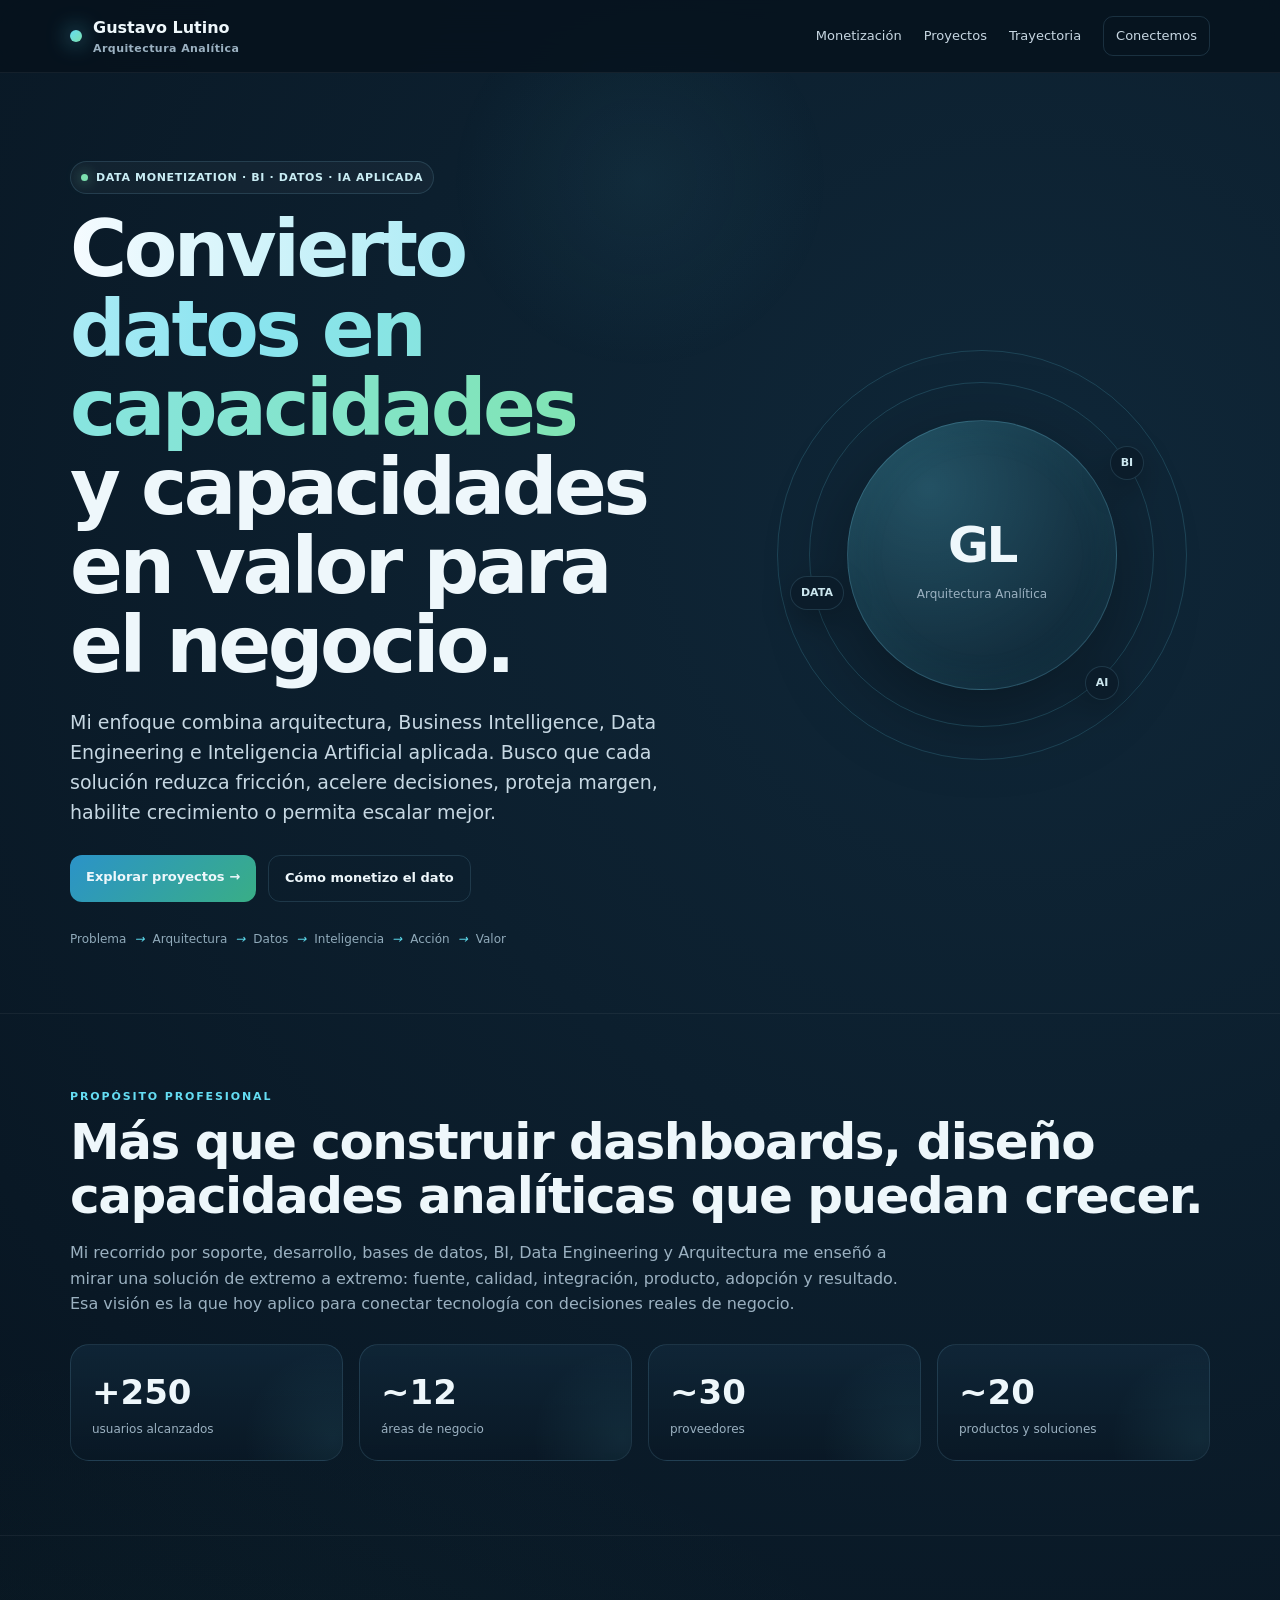
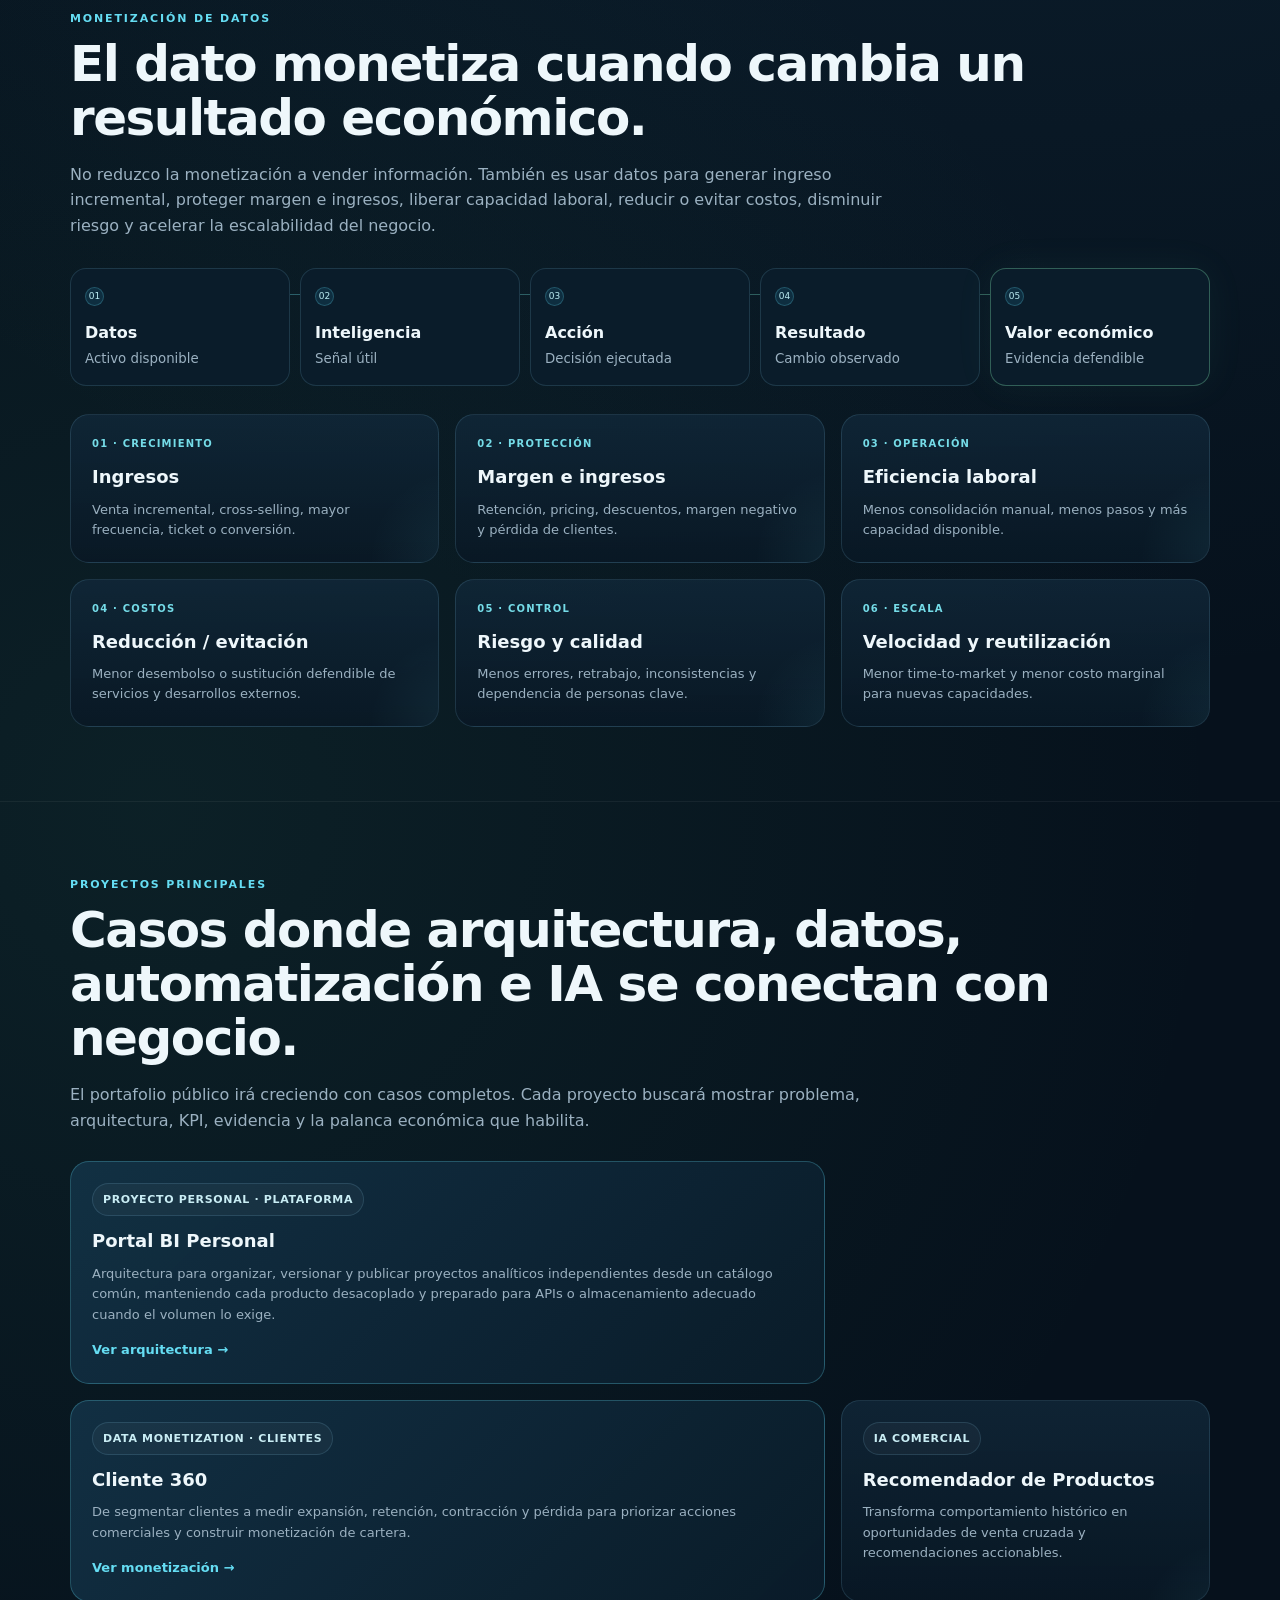
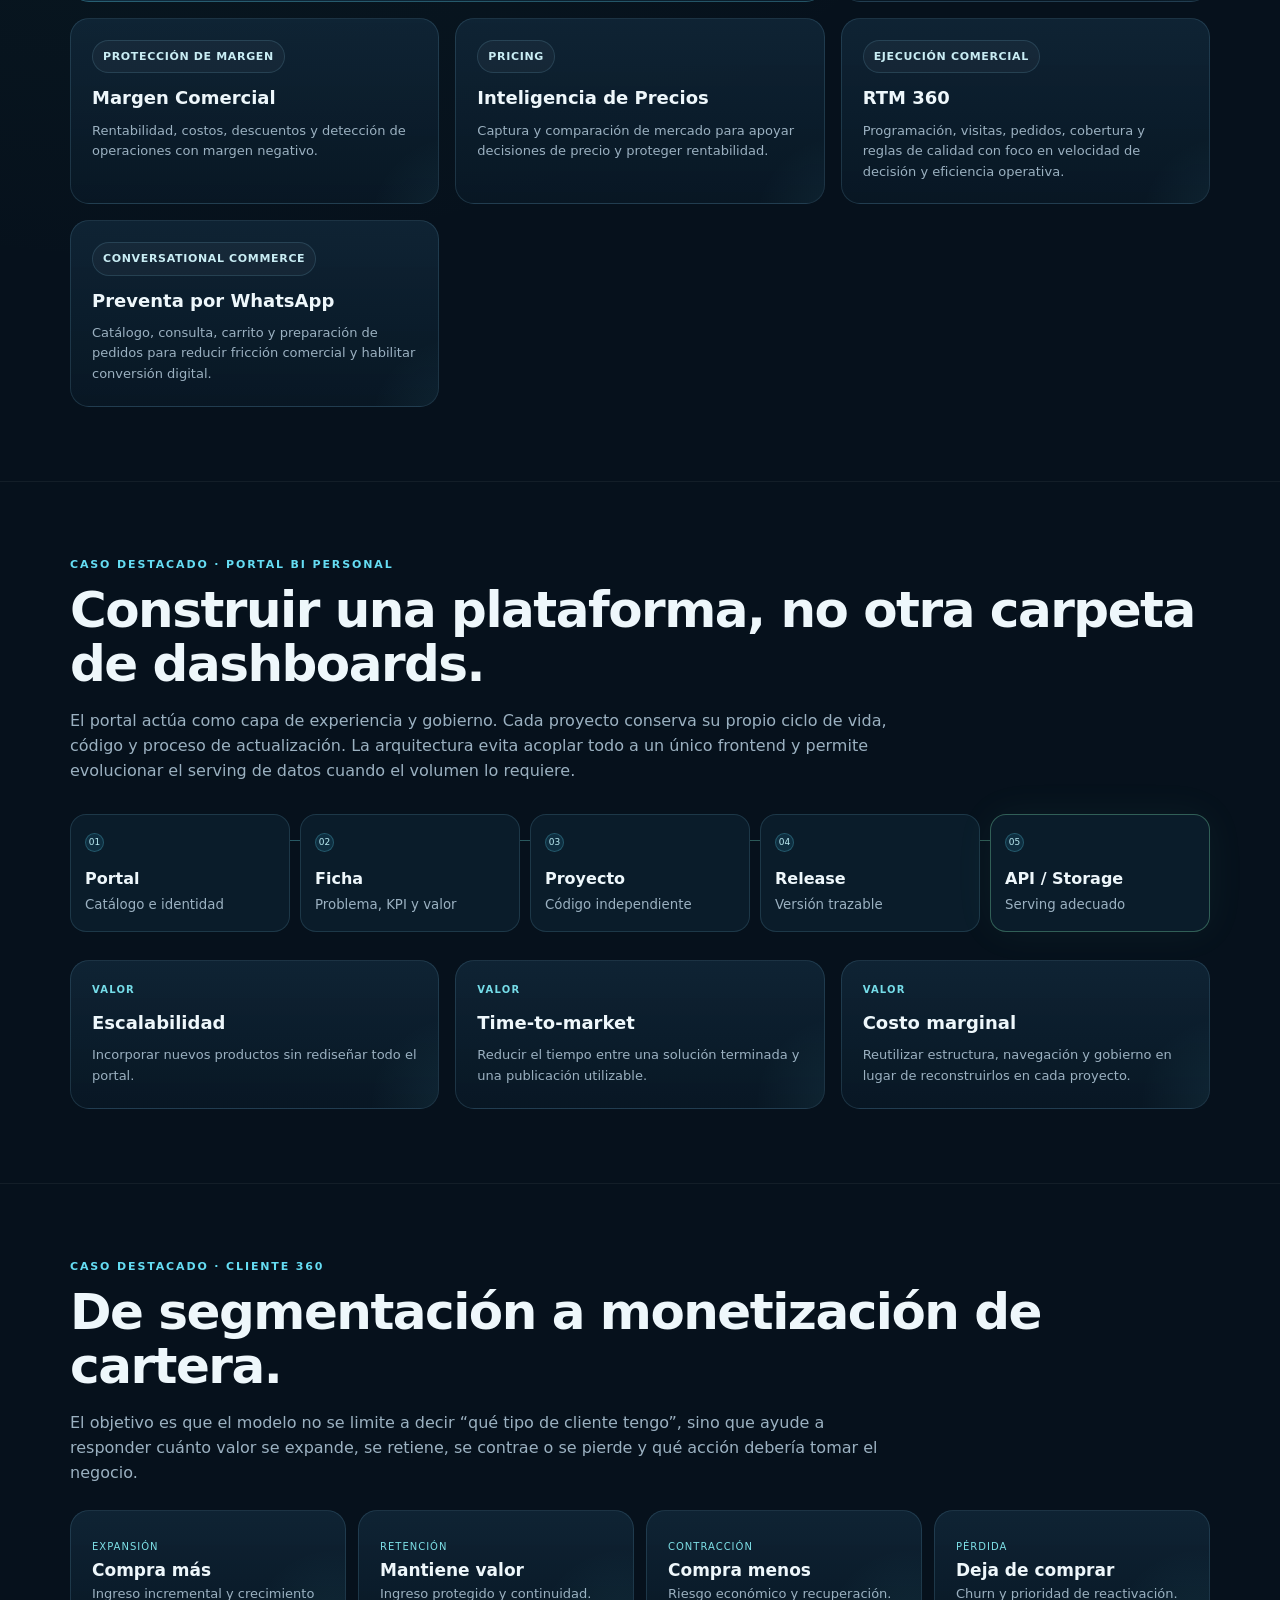
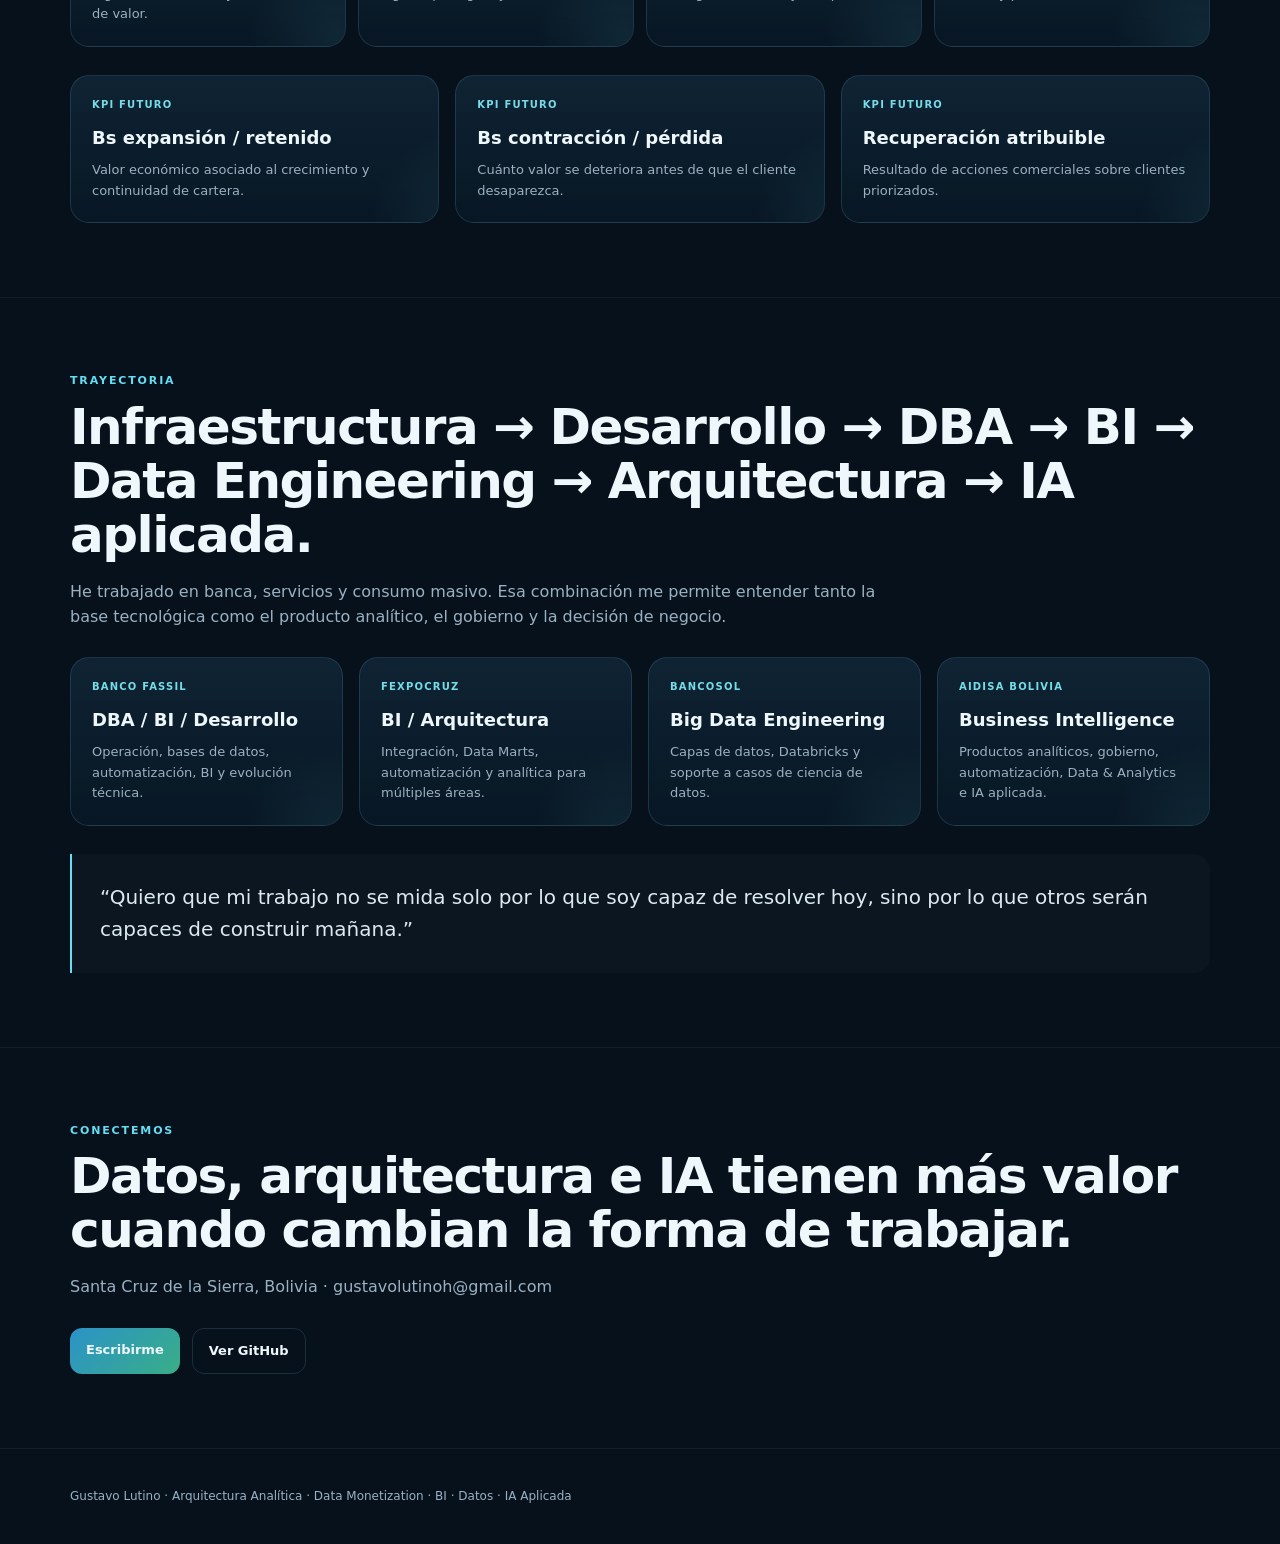
<file: index.html>
<!doctype html><html lang="es"><head><meta charset="utf-8"><meta name="viewport" content="width=device-width,initial-scale=1"><meta name="description" content="Gustavo Lutino | Arquitectura Analítica, Monetización de Datos, BI e IA aplicada"><title>Gustavo Lutino | Arquitectura Analítica</title><link rel="stylesheet" href="styles.css"></head><body><div id="progress" class="progress"></div><nav class="nav"><div class="container nav-inner"><a class="brand" href="#inicio"><span class="mark"></span><span>Gustavo Lutino<small>Arquitectura Analítica</small></span></a><div class="navlinks"><a href="#valor">Monetización</a><a href="#proyectos">Proyectos</a><a href="#trayectoria">Trayectoria</a><a class="nav-cta" href="#contacto">Conectemos</a></div></div></nav><header id="inicio" class="hero"><div class="container hero-grid"><div class="reveal"><div class="pill"><i></i> Data Monetization · BI · Datos · IA Aplicada</div><h1><span class="gradient">Convierto datos en capacidades</span><br>y capacidades en valor para el negocio.</h1><p class="lead">Mi enfoque combina arquitectura, Business Intelligence, Data Engineering e Inteligencia Artificial aplicada. Busco que cada solución reduzca fricción, acelere decisiones, proteja margen, habilite crecimiento o permita escalar mejor.</p><div class="actions"><a class="btn primary" href="#proyectos">Explorar proyectos →</a><a class="btn" href="#valor">Cómo monetizo el dato</a></div><div class="hero-proof"><span>Problema</span><i>→</i><span>Arquitectura</span><i>→</i><span>Datos</span><i>→</i><span>Inteligencia</span><i>→</i><span>Acción</span><i>→</i><span>Valor</span></div></div><div class="signal reveal"><div class="orbit o1"></div><div class="orbit o2"></div><div class="chip c1">BI</div><div class="chip c2">DATA</div><div class="chip c3">AI</div><div class="core"><div><b>GL</b><span>Arquitectura Analítica</span></div></div></div></div></header><section><div class="container reveal"><div class="eyebrow">Propósito profesional</div><h2>Más que construir dashboards, diseño capacidades analíticas que puedan crecer.</h2><p class="intro">Mi recorrido por soporte, desarrollo, bases de datos, BI, Data Engineering y Arquitectura me enseñó a mirar una solución de extremo a extremo: fuente, calidad, integración, producto, adopción y resultado. Esa visión es la que hoy aplico para conectar tecnología con decisiones reales de negocio.</p><div class="grid g4"><div class="card metric"><b>+250</b><span>usuarios alcanzados</span></div><div class="card metric"><b>~12</b><span>áreas de negocio</span></div><div class="card metric"><b>~30</b><span>proveedores</span></div><div class="card metric"><b>~20</b><span>productos y soluciones</span></div></div></div></section><section id="valor"><div class="container reveal"><div class="eyebrow">Monetización de Datos</div><h2>El dato monetiza cuando cambia un resultado económico.</h2><p class="intro">No reduzco la monetización a vender información. También es usar datos para generar ingreso incremental, proteger margen e ingresos, liberar capacidad laboral, reducir o evitar costos, disminuir riesgo y acelerar la escalabilidad del negocio.</p><div class="chain"><div class="node"><span>01</span><b>Datos</b><small>Activo disponible</small></div><div class="node"><span>02</span><b>Inteligencia</b><small>Señal útil</small></div><div class="node"><span>03</span><b>Acción</b><small>Decisión ejecutada</small></div><div class="node"><span>04</span><b>Resultado</b><small>Cambio observado</small></div><div class="node accent"><span>05</span><b>Valor económico</b><small>Evidencia defendible</small></div></div><div class="grid g6"><article class="card"><div class="micro">01 · Crecimiento</div><h3>Ingresos</h3><p>Venta incremental, cross-selling, mayor frecuencia, ticket o conversión.</p></article><article class="card"><div class="micro">02 · Protección</div><h3>Margen e ingresos</h3><p>Retención, pricing, descuentos, margen negativo y pérdida de clientes.</p></article><article class="card"><div class="micro">03 · Operación</div><h3>Eficiencia laboral</h3><p>Menos consolidación manual, menos pasos y más capacidad disponible.</p></article><article class="card"><div class="micro">04 · Costos</div><h3>Reducción / evitación</h3><p>Menor desembolso o sustitución defendible de servicios y desarrollos externos.</p></article><article class="card"><div class="micro">05 · Control</div><h3>Riesgo y calidad</h3><p>Menos errores, retrabajo, inconsistencias y dependencia de personas clave.</p></article><article class="card"><div class="micro">06 · Escala</div><h3>Velocidad y reutilización</h3><p>Menor time-to-market y menor costo marginal para nuevas capacidades.</p></article></div></div></section><section id="proyectos"><div class="container reveal"><div class="eyebrow">Proyectos principales</div><h2>Casos donde arquitectura, datos, automatización e IA se conectan con negocio.</h2><p class="intro">El portafolio público irá creciendo con casos completos. Cada proyecto buscará mostrar problema, arquitectura, KPI, evidencia y la palanca económica que habilita.</p><div class="grid g3"><article class="card project featured"><span class="tag">Proyecto personal · Plataforma</span><h3>Portal BI Personal</h3><p>Arquitectura para organizar, versionar y publicar proyectos analíticos independientes desde un catálogo común, manteniendo cada producto desacoplado y preparado para APIs o almacenamiento adecuado cuando el volumen lo exige.</p><a href="#portal">Ver arquitectura →</a></article><article class="card project featured"><span class="tag">Data Monetization · Clientes</span><h3>Cliente 360</h3><p>De segmentar clientes a medir expansión, retención, contracción y pérdida para priorizar acciones comerciales y construir monetización de cartera.</p><a href="#cliente360">Ver monetización →</a></article><article class="card project"><span class="tag">IA Comercial</span><h3>Recomendador de Productos</h3><p>Transforma comportamiento histórico en oportunidades de venta cruzada y recomendaciones accionables.</p></article><article class="card project"><span class="tag">Protección de margen</span><h3>Margen Comercial</h3><p>Rentabilidad, costos, descuentos y detección de operaciones con margen negativo.</p></article><article class="card project"><span class="tag">Pricing</span><h3>Inteligencia de Precios</h3><p>Captura y comparación de mercado para apoyar decisiones de precio y proteger rentabilidad.</p></article><article class="card project"><span class="tag">Ejecución Comercial</span><h3>RTM 360</h3><p>Programación, visitas, pedidos, cobertura y reglas de calidad con foco en velocidad de decisión y eficiencia operativa.</p></article><article class="card project"><span class="tag">Conversational Commerce</span><h3>Preventa por WhatsApp</h3><p>Catálogo, consulta, carrito y preparación de pedidos para reducir fricción comercial y habilitar conversión digital.</p></article></div></div></section><section id="portal"><div class="container reveal"><div class="eyebrow">Caso destacado · Portal BI Personal</div><h2>Construir una plataforma, no otra carpeta de dashboards.</h2><p class="intro">El portal actúa como capa de experiencia y gobierno. Cada proyecto conserva su propio ciclo de vida, código y proceso de actualización. La arquitectura evita acoplar todo a un único frontend y permite evolucionar el serving de datos cuando el volumen lo requiere.</p><div class="chain"><div class="node"><span>01</span><b>Portal</b><small>Catálogo e identidad</small></div><div class="node"><span>02</span><b>Ficha</b><small>Problema, KPI y valor</small></div><div class="node"><span>03</span><b>Proyecto</b><small>Código independiente</small></div><div class="node"><span>04</span><b>Release</b><small>Versión trazable</small></div><div class="node accent"><span>05</span><b>API / Storage</b><small>Serving adecuado</small></div></div><div class="grid g3"><div class="card"><div class="micro">Valor</div><h3>Escalabilidad</h3><p>Incorporar nuevos productos sin rediseñar todo el portal.</p></div><div class="card"><div class="micro">Valor</div><h3>Time-to-market</h3><p>Reducir el tiempo entre una solución terminada y una publicación utilizable.</p></div><div class="card"><div class="micro">Valor</div><h3>Costo marginal</h3><p>Reutilizar estructura, navegación y gobierno en lugar de reconstruirlos en cada proyecto.</p></div></div></div></section><section id="cliente360"><div class="container reveal"><div class="eyebrow">Caso destacado · Cliente 360</div><h2>De segmentación a monetización de cartera.</h2><p class="intro">El objetivo es que el modelo no se limite a decir “qué tipo de cliente tengo”, sino que ayude a responder cuánto valor se expande, se retiene, se contrae o se pierde y qué acción debería tomar el negocio.</p><div class="money"><div class="card"><span>Expansión</span><b>Compra más</b><p>Ingreso incremental y crecimiento de valor.</p></div><div class="card"><span>Retención</span><b>Mantiene valor</b><p>Ingreso protegido y continuidad.</p></div><div class="card"><span>Contracción</span><b>Compra menos</b><p>Riesgo económico y recuperación.</p></div><div class="card"><span>Pérdida</span><b>Deja de comprar</b><p>Churn y prioridad de reactivación.</p></div></div><div class="grid g3"><div class="card"><div class="micro">KPI futuro</div><h3>Bs expansión / retenido</h3><p>Valor económico asociado al crecimiento y continuidad de cartera.</p></div><div class="card"><div class="micro">KPI futuro</div><h3>Bs contracción / pérdida</h3><p>Cuánto valor se deteriora antes de que el cliente desaparezca.</p></div><div class="card"><div class="micro">KPI futuro</div><h3>Recuperación atribuible</h3><p>Resultado de acciones comerciales sobre clientes priorizados.</p></div></div></div></section><section id="trayectoria"><div class="container reveal"><div class="eyebrow">Trayectoria</div><h2>Infraestructura → Desarrollo → DBA → BI → Data Engineering → Arquitectura → IA aplicada.</h2><p class="intro">He trabajado en banca, servicios y consumo masivo. Esa combinación me permite entender tanto la base tecnológica como el producto analítico, el gobierno y la decisión de negocio.</p><div class="grid g4"><div class="card"><div class="micro">Banco Fassil</div><h3>DBA / BI / Desarrollo</h3><p>Operación, bases de datos, automatización, BI y evolución técnica.</p></div><div class="card"><div class="micro">Fexpocruz</div><h3>BI / Arquitectura</h3><p>Integración, Data Marts, automatización y analítica para múltiples áreas.</p></div><div class="card"><div class="micro">BancoSol</div><h3>Big Data Engineering</h3><p>Capas de datos, Databricks y soporte a casos de ciencia de datos.</p></div><div class="card"><div class="micro">AIDISA Bolivia</div><h3>Business Intelligence</h3><p>Productos analíticos, gobierno, automatización, Data & Analytics e IA aplicada.</p></div></div><div class="quote">“Quiero que mi trabajo no se mida solo por lo que soy capaz de resolver hoy, sino por lo que otros serán capaces de construir mañana.”</div></div></section><section id="contacto"><div class="container reveal"><div class="eyebrow">Conectemos</div><h2>Datos, arquitectura e IA tienen más valor cuando cambian la forma de trabajar.</h2><p class="intro">Santa Cruz de la Sierra, Bolivia · <a href="mailto:gustavolutinoh@gmail.com">gustavolutinoh@gmail.com</a></p><div class="actions"><a class="btn primary" href="mailto:gustavolutinoh@gmail.com">Escribirme</a><a class="btn" href="https://github.com/gustavolutino">Ver GitHub</a></div></div></section><footer class="footer"><div class="container">Gustavo Lutino · Arquitectura Analítica · Data Monetization · BI · Datos · IA Aplicada</div></footer><script src="app.js"></script></body></html>
</file>
<file: styles.css>
:root{--bg:#06111c;--bg2:#091827;--panel:rgba(13,31,46,.78);--line:rgba(129,198,226,.16);--text:#eef7fb;--muted:#9bb1c1;--cyan:#65ddf3;--green:#7ce0ae;--blue:#6b8cff;--gold:#f3c86b;--shadow:0 24px 80px rgba(0,0,0,.34)}*{box-sizing:border-box}html{scroll-behavior:smooth}body{margin:0;background:radial-gradient(circle at 80% 8%,rgba(50,119,159,.22),transparent 30%),radial-gradient(circle at 12% 38%,rgba(55,144,116,.12),transparent 26%),var(--bg);color:var(--text);font-family:Inter,ui-sans-serif,system-ui,-apple-system,Segoe UI,sans-serif;line-height:1.58;overflow-x:hidden}body:before{content:"";position:fixed;inset:0;pointer-events:none;background:radial-gradient(500px circle at var(--x,50%) var(--y,20%),rgba(92,211,238,.06),transparent 38%);z-index:-1}a{color:inherit;text-decoration:none}.container{width:min(1140px,calc(100% - 36px));margin:auto}.progress{position:fixed;left:0;top:0;height:3px;width:0;background:linear-gradient(90deg,var(--cyan),var(--green));z-index:99}.nav{position:sticky;top:0;z-index:50;background:rgba(6,17,28,.78);backdrop-filter:blur(18px);border-bottom:1px solid rgba(255,255,255,.06)}.nav-inner{height:72px;display:flex;align-items:center;justify-content:space-between;gap:20px}.brand{display:flex;align-items:center;gap:11px;font-weight:850}.mark{width:12px;height:12px;border-radius:50%;background:linear-gradient(135deg,var(--cyan),var(--green));box-shadow:0 0 22px rgba(101,221,243,.75)}.brand small{display:block;color:var(--muted);font-size:11px;font-weight:600;letter-spacing:.04em}.navlinks{display:flex;align-items:center;gap:22px;color:#c7d7e2;font-size:13px}.navlinks a:hover{color:#fff}.nav-cta{padding:9px 12px;border:1px solid var(--line);border-radius:10px}.hero{padding:88px 0 64px;min-height:82vh;display:flex;align-items:center}.hero-grid{display:grid;grid-template-columns:1.16fr .84fr;gap:54px;align-items:center}.pill,.tag{display:inline-flex;align-items:center;gap:8px;border:1px solid var(--line);background:rgba(255,255,255,.035);padding:7px 10px;border-radius:999px;color:#c9edf4;font-size:11px;font-weight:800;letter-spacing:.06em;text-transform:uppercase}.pill i{width:7px;height:7px;border-radius:50%;background:var(--green);box-shadow:0 0 14px rgba(124,224,174,.8)}h1{font-size:clamp(46px,7vw,78px);line-height:1.015;letter-spacing:-.045em;margin:16px 0 22px}.gradient{background:linear-gradient(90deg,#f6fbff 0%,#8ae4f0 45%,#80e4b4 100%);-webkit-background-clip:text;color:transparent}.lead{font-size:19px;color:#c7d8e3;max-width:760px}.actions{display:flex;gap:12px;flex-wrap:wrap;margin-top:28px}.btn{padding:12px 16px;border-radius:12px;border:1px solid var(--line);font-weight:800;font-size:13px;transition:.22s}.btn:hover{transform:translateY(-2px)}.btn.primary{background:linear-gradient(135deg,#2b93c8,#39ae86);border:none}.hero-proof{display:flex;flex-wrap:wrap;gap:8px;align-items:center;margin-top:28px;color:#90aaba;font-size:12px}.hero-proof i{color:#5bd7e9}.signal{position:relative;min-height:410px;display:grid;place-items:center}.core{width:270px;height:270px;border-radius:50%;display:grid;place-items:center;text-align:center;background:radial-gradient(circle at 30% 25%,rgba(101,221,243,.24),rgba(11,29,44,.92));border:1px solid rgba(120,211,238,.25);box-shadow:var(--shadow),inset 0 0 40px rgba(70,201,221,.08);animation:float 5s ease-in-out infinite}.core b{font-size:50px;letter-spacing:-.05em}.core span{display:block;color:var(--muted);font-size:12px}.orbit{position:absolute;border:1px solid rgba(102,221,242,.17);border-radius:50%;animation:spin 18s linear infinite}.o1{width:345px;height:345px}.o2{width:410px;height:410px;animation-duration:26s;animation-direction:reverse}.chip{position:absolute;padding:7px 10px;border:1px solid var(--line);border-radius:999px;background:#0b1c2a;color:#cce7ef;font-size:11px;font-weight:850;box-shadow:0 10px 30px rgba(0,0,0,.25)}.c1{transform:translate(145px,-92px)}.c2{transform:translate(-165px,38px)}.c3{transform:translate(120px,128px)}section{padding:74px 0;border-top:1px solid rgba(255,255,255,.055)}.eyebrow{color:var(--cyan);font-size:11px;font-weight:850;text-transform:uppercase;letter-spacing:.17em}h2{font-size:clamp(31px,5vw,50px);line-height:1.08;letter-spacing:-.03em;margin:10px 0 17px}.intro{max-width:830px;color:var(--muted)}.grid{display:grid;gap:16px;margin-top:28px}.g3{grid-template-columns:repeat(3,1fr)}.g4{grid-template-columns:repeat(4,1fr)}.g6{grid-template-columns:repeat(3,1fr)}.card{position:relative;background:linear-gradient(180deg,rgba(17,40,58,.8),rgba(9,24,37,.9));border:1px solid var(--line);border-radius:19px;padding:21px;overflow:hidden;transition:.25s transform,.25s border-color,.25s box-shadow}.card:after{content:"";position:absolute;inset:auto -30% -60% auto;width:180px;height:180px;background:radial-gradient(circle,rgba(101,221,243,.08),transparent 70%)}.card:hover{transform:translateY(-5px);border-color:rgba(101,221,243,.32);box-shadow:0 18px 55px rgba(0,0,0,.24)}.card h3{margin:11px 0 8px;font-size:18px}.card p{margin:0;color:var(--muted);font-size:13px}.micro{font-size:10px;text-transform:uppercase;letter-spacing:.12em;color:#75dce8;font-weight:850}.metric b{font-size:34px}.metric span{display:block;color:var(--muted);font-size:12px}.chain{position:relative;display:grid;grid-template-columns:repeat(5,1fr);gap:10px;margin-top:30px}.chain:before{content:"";position:absolute;top:26px;left:8%;right:8%;height:1px;background:linear-gradient(90deg,var(--cyan),var(--green));opacity:.35}.node{position:relative;padding:18px 14px 15px;border:1px solid var(--line);border-radius:16px;background:#0a1c2a}.node span{display:grid;place-items:center;width:19px;height:19px;border-radius:50%;background:#0e2e40;border:1px solid rgba(101,221,243,.24);font-size:9px;color:#bcecf3;margin-bottom:14px}.node b{display:block}.node small{color:var(--muted)}.node.accent{border-color:rgba(124,224,174,.34);box-shadow:0 0 40px rgba(124,224,174,.06)}.project.featured{grid-column:span 2;border-color:rgba(101,221,243,.27);background:linear-gradient(135deg,rgba(19,50,70,.92),rgba(10,28,42,.95))}.project a{display:inline-block;margin-top:15px;color:var(--cyan);font-weight:800;font-size:13px}.money{display:grid;grid-template-columns:repeat(4,1fr);gap:12px;margin-top:24px}.money .card b{display:block;font-size:17px}.money .card span{font-size:10px;text-transform:uppercase;letter-spacing:.1em;color:#7de0e7}.quote{padding:28px;border-left:2px solid var(--cyan);background:rgba(255,255,255,.025);border-radius:0 16px 16px 0;margin-top:28px;font-size:20px;color:#dceaf0}.footer{padding:38px 0;color:var(--muted);font-size:12px;border-top:1px solid rgba(255,255,255,.06)}.reveal{opacity:0;transform:translateY(22px);transition:.7s cubic-bezier(.2,.8,.2,1)}.reveal.show{opacity:1;transform:none}@keyframes spin{to{transform:rotate(360deg)}}@keyframes float{50%{transform:translateY(-8px)}}@media(max-width:980px){.hero-grid{grid-template-columns:1fr}.signal{min-height:350px}.g4,.g6{grid-template-columns:repeat(2,1fr)}.g3{grid-template-columns:1fr 1fr}.project.featured{grid-column:auto}.chain{grid-template-columns:1fr 1fr}.chain:before{display:none}.money{grid-template-columns:1fr 1fr}.navlinks{display:none}}@media(max-width:620px){.g3,.g4,.g6,.chain,.money{grid-template-columns:1fr}.hero{padding-top:58px}.signal{min-height:310px}.core{width:220px;height:220px}.o1{width:280px;height:280px}.o2{width:320px;height:320px}.c1{transform:translate(105px,-76px)}.c2{transform:translate(-115px,28px)}.c3{transform:translate(90px,100px)}h1{font-size:43px}}@media(prefers-reduced-motion:reduce){*,*:before,*:after{animation:none!important;transition:none!important;scroll-behavior:auto!important}.reveal{opacity:1;transform:none}}
</file>
